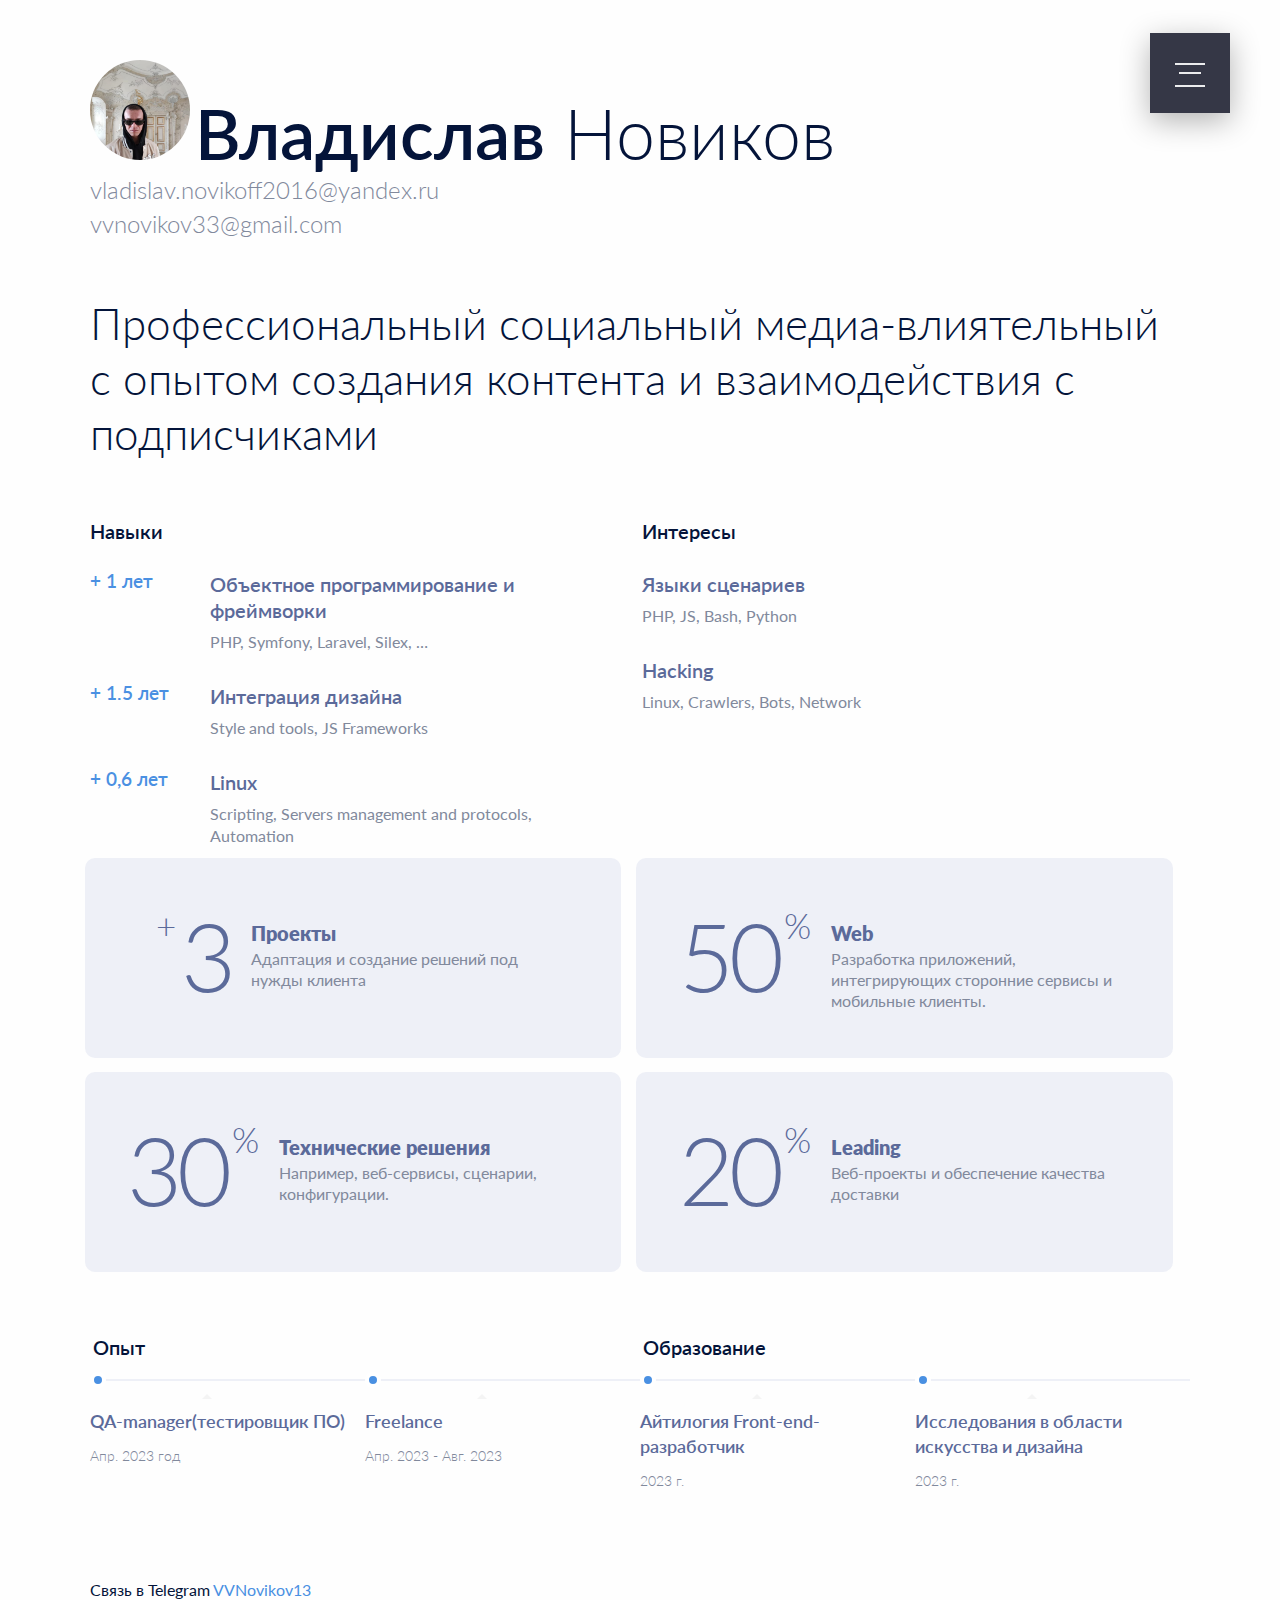
<file: Resume/index.html>
<!DOCTYPE html>
<html lang="ru">
<head>
	<title>Резюме</title>
	<link rel="shortcut icon" href="image/favicon.ico" type="image/png">
	<link rel="stylesheet" type="text/css" href="styles/style.css">
	<meta name="viewport" content="width=device-width, initial-scale=1.0">
</head>
<body>

	<input class="menu-icon" type="checkbox" id="menu-icon" name="menu-icon"/>
	<label for="menu-icon"></label>
	<nav class="nav"> 		
		<ul class="pt-5">
			<li><a href="./work.html">Work</a></li>
			<li><a href="C:\Users\Public\projects\Resume\studio.html">Studio</a></li>
			<li><a href="C:\Users\Public\projects\Resume\news.html">News</a></li>
			<li><a href="C:\Users\Public\projects\Resume\contact.html">Contact</a></li>
		</ul>
	</nav>

	<div class="section-center">
		<h1 class="mb-0"></h1>
	</div>

	


	<div class="container">
		<div class="hero">
			<img src="image/iframe.jpg">
			<h1 class="name"><strong>Владислав</strong> Новиков</h1>
			<span class="email">vladislav.novikoff2016@yandex.ru</span>
			<span class="email">vvnovikov33@gmail.com</span>

			<h2 class="lead">Профессиональный социальный медиа-влиятельный с опытом создания контента и взаимодействия с подписчиками</h2>
		</div>
	</div>

<!-- Skills and intrest section -->
	<div class="container">

		<div class="sections">
			<h2 class="section-title">Навыки</h2>

			<div class="list-card">
				<span class="exp">+ 1 лет</span>
				<div>
					<h3>Объектное программирование и фреймворки</h3>
					<span>PHP, Symfony, Laravel, Silex, …</span>
				</div>
			</div>
			
			<div class="list-card">
				<span class="exp">+ 1.5 лет</span>
				<div>
					<h3>Интеграция дизайна</h3>
					<span>Style and tools, JS Frameworks</span>
				</div>
			</div>	
					
			<div class="list-card">
				<span class="exp">+ 0,6 лет</span>
				<div>
					<h3>Linux</h3>
					<span>Scripting, Servers management and protocols, Automation</span>
				</div>
			</div>


		</div>
		<div class="sections">
				<h2 class="section-title">Интересы</h2>
				
				<div class="list-card">
					<div>
						<h3>Языки сценариев</h3>
						<span>PHP, JS, Bash, Python</span>
					</div>
				</div>	

				<div class="list-card">
					<div>
						<h3>Hacking</h3>
						<span>Linux, Crawlers, Bots, Network</span>
					</div>
				</div>		
		</div>
	</div>

	<!-- Achievements -->

	<div class="container cards">
		
		<div class="card">
			<div class="skill-level">
				<span>+</span>
				<h2>3</h2>
			</div>

			<div class="skill-meta">
				<h3>Проекты</h3>
				<span>Адаптация и создание решений под нужды клиента</span>
			</div>
		</div>

			
		<div class="card">
			<div class="skill-level">
				<h2>50</h2>
				<span>%</span>
			</div>

			<div class="skill-meta">
				<h3>Web</h3>
				<span>Разработка приложений, интегрирующих сторонние сервисы и мобильные клиенты.</span>
			</div>
		</div>

			
		<div class="card">
			<div class="skill-level">
				<h2>30</h2>
				<span>%</span>
			</div>

			<div class="skill-meta">
				<h3>Технические решения</h3>
				<span>Например, веб-сервисы, сценарии, конфигурации.</span>
			</div>
		</div>


		<div class="card">
			<div class="skill-level">
				<h2>20</h2>
				<span>%</span>
			</div>

			<div class="skill-meta">
				<h3>Leading</h3>
				<span>Веб-проекты и обеспечение качества доставки</span>
			</div>
		</div>

	</div>

	<!-- Timeeline -->

	<div class="container">
		<ol class="timeline">
		  <li>
		    <p class="line">Опыт</p>
		    <span class="point"></span>
		    <p class="description">
				QA-manager(тестировщик ПО)
		    </p>
		    <span class="date">Апр. 2023 год</span>
		  </li>

		  <li>
		    <span class="point"></span>
		    <p class="description">
		      Freelance
		    </p>
		    <span class="date">Апр. 2023 - Авг. 2023</span>
		  </li>

		  		  <li>
		    <p class="line">Образование</p>
		    <span class="point"></span>
		    <p class="description">
				Айтилогия Front-end-разработчик
		    </p>
		    <span class="date">2023 г.</span>
		  </li>

		  		  <li>
		    <span class="point"></span>
		    <p class="description">
				Исследования в области искусства и дизайна
		    </p>
		    <span class="date">2023 г.</span>
		  </li>
		</ol>

	</div>


	<br><br>


	<footer class="container">
		<span style="font-size: 16px; margin-top: ">Связь в Telegram <a href="https://t.me/VVNovikov13">VVNovikov13 </a> 
		</span>
	</footer>

	<script async src="https://script.click-chat.ru/chat.js?wid=c3bdcbd5-a533-4f9d-9b6c-0938f380ef2c"></script>
</body>
</html>
</file>
<file: Resume/styles/style.css>
/* https://newtodesing.com/ 
   v2.0 | 20110126
   License: none (public domain)
*/



/*Load google font*/
@import url('https://fonts.googleapis.com/css?family=Lato:300,400,700');



/* Reset Styles */

html, body, div, span, applet, object, iframe,
h1, h2, h3, h4, h5, h6, p, blockquote, pre,
a, abbr, acronym, address, big, cite, code,
del, dfn, em, img, ins, kbd, q, s, samp,
small, strike, strong, sub, sup, tt, var,
b, u, i, center,
dl, dt, dd, ol, ul, li,
fieldset, form, label, legend,
table, caption, tbody, tfoot, thead, tr, th, td,
article, aside, canvas, details, embed, 
figure, figcaption, footer, header, hgroup, 
menu, nav, output, ruby, section, summary,
time, mark, audio, video {
	margin: 0;
	padding: 0;
	border: 0;
	font-size: 100%;
	font: inherit;
	vertical-align: baseline;
}
/* HTML5 display-role reset for older browsers */
article, aside, details, figcaption, figure, 
footer, header, hgroup, menu, nav, section {
	display: block;
}
a{
	text-decoration: none;
	text-transform: none;
	color: #4A90E2;
}

body {
	line-height: 1;
	font-family: lato, ubuntu,-apple-system,BlinkMacSystemFont,Segoe UI,Roboto,Oxygen,Ubuntu,Cantarell,Open Sans,Helvetica Neue,sans-serif;
	text-rendering : optimizeLegibility;
	-webkit-font-smoothing : antialiased;
	font-size: 19px;
	background-color: #FEFEFE;
	color: #04143A;
}

img {
	width: 100px;
	height: 100px;
	border-radius: 100%;
}
ol, ul {
	list-style: none;
}
blockquote, q {
	quotes: none;
}
blockquote:before, blockquote:after,
q:before, q:after {
	content: '';
	content: none;
}
table {
	border-collapse: collapse;
	border-spacing: 0;
}

p {
	color: #15171a;
	font-size: 17;
	line-height: 31px;
}

strong {
	font-weight: 600;
}

div , footer {
	box-sizing: border-box;
}

/* Reset ends */


/*Hero section*/

.container {
	max-width: 1100px;
	height: auto;
	margin: 60px auto;
}

.hero {
	margin: 50px auto; 
	position: relative;
}

h1.name {
	font-size: 70px;
	font-weight: 300;
	display: inline-block;
}


.email {
	display: block;
	font-size: 24px;
	font-weight: 300;
	color: #81899C;
	margin-top: 10px;
}

.lead {
	font-size: 44px;
	font-weight: 300;
	margin-top: 60px;
	line-height: 55px;
}

/*hero ends*/

/*skills & intrests*/

.sections {
	vertical-align: top;
	display: inline-block;
	width: 49.7%;
	height: 50px;
}

.section-title {
	font-size: 20px;
	font-weight: 600;
	margin-bottom: 15px;
}

.list-card {
	margin: 30px 0;
}

.list-card .exp , .list-card div{
	display: inline-block;
	vertical-align: top;
}

.list-card .exp {
	margin-right: 15px;
	color: #4A90E2;
	font-weight: 600;
	width: 100px;
}

.list-card div {
	width: 70%;
}

.list-card h3 {
	font-size: 20px;
	font-weight: 600;
	color: #5B6A9A;
	line-height: 26px;
	margin-bottom: 8px;
}

.list-card div span {
	font-size: 16px;
	color: #81899C;
	line-height: 22px;
}

/*skill and intrests ends*/

/* Achievements */


.cards {
	max-width: 1120px;
	display: block;
	margin-top: 280px;
}

.card {
	width: 47.9%;
	height: 200px;
	background-color: #EEF0F7;
	display: inline-block;
	margin: 7px 5px;
	vertical-align: top;
	border-radius: 10px;
	text-align: center;
	padding-top: 50px
}

.card-active , .card:hover{
	transform: scale(1.02);
	transition: 0.5s;
	background-color: #fff;
	box-shadow: 0px 5px 50px -8px #ddd;
	cursor: pointer;
}


.skill-level {
	display: inline-block;
	max-width: 160px;
}

.skill-level span {
	font-size: 35px;
	font-weight: 300;
	color: #5B6A9A;
	vertical-align: top;
}

.skill-level h2 {
	font-size: 95px;
	font-weight: 300;
	display: inline-block;
	vertical-align: top;
	color: #5B6A9A;
	letter-spacing: -5px;
}

.skill-meta {
	vertical-align: top;
	display: inline-block;
	max-width: 300px;
	text-align: left;
	margin-top: 15px;
	margin-left: 15px;
}

.skill-meta h3 {
	font-size: 20px;
	font-weight: 800;
	color: #5B6A9A;
	margin-bottom: 5px;
}

.skill-meta span{
	color: #81899C;
	line-height: 20px;
	font-size: 16px;
}

/* Achievements ends */



/* Timeline styles*/


ol {
	position: relative;
	display: block;
	margin: 100px 0;
	height: 2px;
	background: #EEF0F7;

}
ol::before,
ol::after {
	content: "";
	position: absolute;
	top: -10px;
	display: block;
	width: 0;
	height: 0;
  	border-radius: 10px;
	border: 0px solid #31708F;
}
ol::before {
	left: -5px;
}
ol::after {
	right: -10px;
	border: 0px solid transparent;
	border-right: 0;
	border-left: 20px solid #31708F;
  	border-radius: 3px;
}

/* ---- Timeline elements ---- */
li {
	position: relative;
	display: inline-block;
	float: left;
	width: 25%;
  	height: 50px;
}
li .line {
  position: absolute;
  top: -47px;
  left: 1%;
  font-size: 20px;
  font-weight: 600;
  color: #04143A;
}
li .point {
	content: "";
	top: -7px;
	left: 0%;
	display: block;
	width: 8px;
	height: 8px;
	border: 4px solid #fff;
	border-radius: 10px;
	background: #4A90E2;
  position: absolute;
}
li .description {
  display: none;
  padding: 10px 0;
  margin-top: 20px;
  position: relative;
  font-weight: normal;
  z-index: 1;
  max-width: 95%;
  font-size: 18px;
  font-weight: 600;
  line-height: 25px;
  color: #5B6A9A;
}
.description::before {
  content: '';
  width: 0; 
  height: 0; 
  border-left: 5px solid transparent;
  border-right: 5px solid transparent;
  border-bottom: 5px solid #f4f4f4;
  position: absolute;
  top: -5px;
  left: 43%;
}


.timeline .date{
	font-size: 14px;
	color: #81899C;
	font-weight: 300;
}

/* ---- Hover effects ---- */
li:hover {
  color: #48A4D2;
}
li .description {
  display: block;
}

/*timeline ends*/



/* Media queries*/

@media(max-width: 1024px){
	.container {
		padding: 15px;
		margin: 0px auto;
	}
	.cards {
		margin-top: 250px;
	}
}

@media(max-width: 768px){
	.container {
		padding: 15px;
		margin: 0px auto;
	}
	.cards {
		margin-top: 320px;
	}

	.card {
		padding: 15px;
		text-align: left;
	}
	.card h2 {
		font-size: 70px;
	}
		.card , .sections {
		width: 100%;
		height: auto;
		margin: 10px 0;
		float: left;
	}

	.timeline{
		border: none;
		background-color: rgba(0,0,0,0);
	}

	.timeline li{
		margin-top: 70px;
		height: 150px;
	}
}


@media(max-width: 425px) {
	h1.name {
		font-size: 40px;
	}

	.card , .sections {
		width: 100%;
		height: auto;
		margin: 10px 0;
		float: left;
	}

	.timeline{
		display: none;
		}

	.job-title {
		position: absolute;
		font-size: 15px;
		top: -40px;
		right: 20px;
		padding: 10px
	}

	.lead {
		margin-top: 15px;
		font-size: 20px;
		line-height: 28px;
	}
	.container {
		margin: 0px;
		padding: 0 15px;
	}
	footer {
		margin-top: 2050px;
	}
	}



	.section-center{
		position: absolute;
		top: 50%;
		left: 0;
		display: block;
		width: 100%;
		padding: 0;
		margin: 0;
		z-index: 6;
		text-align: center;
		transform: translateY(-50%);
	  }
	 
	  
	  [type="checkbox"]:checked,
	  [type="checkbox"]:not(:checked){
		position: absolute;
		left: -9999px;
	  }
	  .menu-icon:checked + label,
	  .menu-icon:not(:checked) + label{
		position: fixed;
		top: 63px;
		right: 75px;
		display: block;
		width: 30px;
		height: 30px;
		padding: 0;
		margin: 0;
		cursor: pointer;
		z-index: 10;
	  }
	  .menu-icon:checked + label:before,
	  .menu-icon:not(:checked) + label:before{
		position: absolute;
		content: '';
		display: block;
		width: 30px;
		height: 20px;
		z-index: 20;
		top: 0;
		left: 0;
		border-top: 2px solid #ececee;
		border-bottom: 2px solid #ececee;
		transition: border-width 100ms 1500ms ease, 
					top 100ms 1600ms cubic-bezier(0.23, 1, 0.32, 1),
					height 100ms 1600ms cubic-bezier(0.23, 1, 0.32, 1), 
					background-color 200ms ease,
					transform 200ms cubic-bezier(0.23, 1, 0.32, 1);
	  }
	  .menu-icon:checked + label:after,
	  .menu-icon:not(:checked) + label:after{
		position: absolute;
		content: '';
		display: block;
		width: 22px;
		height: 2px;
		z-index: 20;
		top: 10px;
		right: 4px;
		background-color: #ececee;
		margin-top: -1px;
		transition: width 100ms 1750ms ease, 
					right 100ms 1750ms ease,
					margin-top 100ms ease, 
					transform 200ms cubic-bezier(0.23, 1, 0.32, 1);
	  }
	  .menu-icon:checked + label:before{
		top: 10px;
		transform: rotate(45deg);
		height: 2px;
		background-color: #ececee;
		border-width: 0;
		transition: border-width 100ms 340ms ease, 
					top 100ms 300ms cubic-bezier(0.23, 1, 0.32, 1),
					height 100ms 300ms cubic-bezier(0.23, 1, 0.32, 1), 
					background-color 200ms 500ms ease,
					transform 200ms 1700ms cubic-bezier(0.23, 1, 0.32, 1);
	  }
	  .menu-icon:checked + label:after{
		width: 30px;
		margin-top: 0;
		right: 0;
		transform: rotate(-45deg);
		transition: width 100ms ease,
					right 100ms ease,  
					margin-top 100ms 500ms ease, 
					transform 200ms 1700ms cubic-bezier(0.23, 1, 0.32, 1);
	  }
	  
	  .nav{
		position: fixed;
		top: 33px;
		right: 50px;
		display: block;
		width: 80px;
		height: 80px;
		padding: 0;
		margin: 0;
		z-index: 9;
		overflow: hidden;
		box-shadow: 0 8px 30px 0 rgba(0,0,0,0.3);
		background-color: #353746;
		animation: border-transform 7s linear infinite;
		transition: top 350ms 1100ms cubic-bezier(0.23, 1, 0.32, 1),  
					right 350ms 1100ms cubic-bezier(0.23, 1, 0.32, 1),
					transform 250ms 1100ms ease,
					width 650ms 400ms cubic-bezier(0.23, 1, 0.32, 1),
					height 650ms 400ms cubic-bezier(0.23, 1, 0.32, 1);
	  }
	  @keyframes border-transform{
		  0%,100% { border-radius: 63% 37% 54% 46% / 55% 48% 52% 45%; } 
		14% { border-radius: 40% 60% 54% 46% / 49% 60% 40% 51%; } 
		28% { border-radius: 54% 46% 38% 62% / 49% 70% 30% 51%; } 
		42% { border-radius: 61% 39% 55% 45% / 61% 38% 62% 39%; } 
		56% { border-radius: 61% 39% 67% 33% / 70% 50% 50% 30%; } 
		70% { border-radius: 50% 50% 34% 66% / 56% 68% 32% 44%; } 
		84% { border-radius: 46% 54% 50% 50% / 35% 61% 39% 65%; } 
	  }
	  
	  .menu-icon:checked ~ .nav {
		animation-play-state: paused;
		top: 50%;
		right: 50%;
		transform: translate(50%, -50%);
		width: 200%;
		height: 200%;
		transition: top 350ms 700ms cubic-bezier(0.23, 1, 0.32, 1),  
					right 350ms 700ms cubic-bezier(0.23, 1, 0.32, 1),
					transform 250ms 700ms ease,
					width 750ms 1000ms cubic-bezier(0.23, 1, 0.32, 1),
					height 750ms 1000ms cubic-bezier(0.23, 1, 0.32, 1);
	  }
	  
	  .nav ul{
		position: absolute;
		top: 50%;
		left: 0;
		display: block;
		width: 100%;
		padding: 0;
		margin: 0;
		z-index: 6;
		text-align: center;
		transform: translateY(-50%);
		list-style: none;
	  }
	  .nav ul li{
		position: relative;
		display: block;
		width: 100%;
		padding: 0;
		margin: 10px 0;
		text-align: center;
		list-style: none;
		pointer-events: none;
		opacity: 0;
		visibility: hidden;
		transform: translateY(30px);
		transition: all 250ms linear;
	  }
	  .nav ul li:nth-child(1){
		transition-delay: 200ms;
	  }
	  .nav ul li:nth-child(2){
		transition-delay: 150ms;
	  }
	  .nav ul li:nth-child(3){
		transition-delay: 100ms;
	  }
	  .nav ul li:nth-child(4){
		transition-delay: 50ms;
	  }
	  .nav ul li a{
		font-family: 'Montserrat', sans-serif;
		font-size: 9vh;
		text-transform: uppercase;
		line-height: 1.2;
		font-weight: 800;
		display: inline-block;
		position: relative;
		color: #ececee;
		transition: all 250ms linear;
	  }
	  .nav ul li a:hover{
		text-decoration: none;
		color: #ffeba7;
	  }
	  .nav ul li a:after{
		display: block;
		position: absolute;
		top: 50%;
		content: '';
		height: 2vh;
		margin-top: -1vh;
		width: 0;
		left: 0;
		background-color: #353746;
		opacity: 0.8;
		transition: width 250ms linear;
	  }
	  .nav ul li a:hover:after{
		width: 100%;
	  }
	  
	  
	  .menu-icon:checked ~ .nav  ul li {
		pointer-events: auto;
		visibility: visible;
		opacity: 1;
		transform: translateY(0);
		transition: opacity 350ms ease,
					transform 250ms ease;
	  }
	  .menu-icon:checked ~ .nav ul li:nth-child(1){
		transition-delay: 1400ms;
	  }
	  .menu-icon:checked ~ .nav ul li:nth-child(2){
		transition-delay: 1480ms;
	  }
	  .menu-icon:checked ~ .nav ul li:nth-child(3){
		transition-delay: 1560ms;
	  }
	  .menu-icon:checked ~ .nav ul li:nth-child(4){
		transition-delay: 1640ms;
	  }
	  
	  
	  
	  .logo {
		  position: absolute;
		  top: 60px;
		  left: 50px;
		  display: block;
		  z-index: 11;
		  transition: all 250ms linear;
	  }
	  .logo img {
		  height: 26px;
		  width: auto;
		  display: block;
	  }
	  
	  
	  
	  @media screen and (max-width: 991px) {
		.menu-icon:checked + label,
		.menu-icon:not(:checked) + label{
		  right: 55px;
		}
		.logo {
		  left: 30px;
		}
		.nav{
		  right: 30px;
		}
		
		.nav ul li a{
		  font-size: 8vh;
		}
	  }

/* End of all :P*/
</file>
